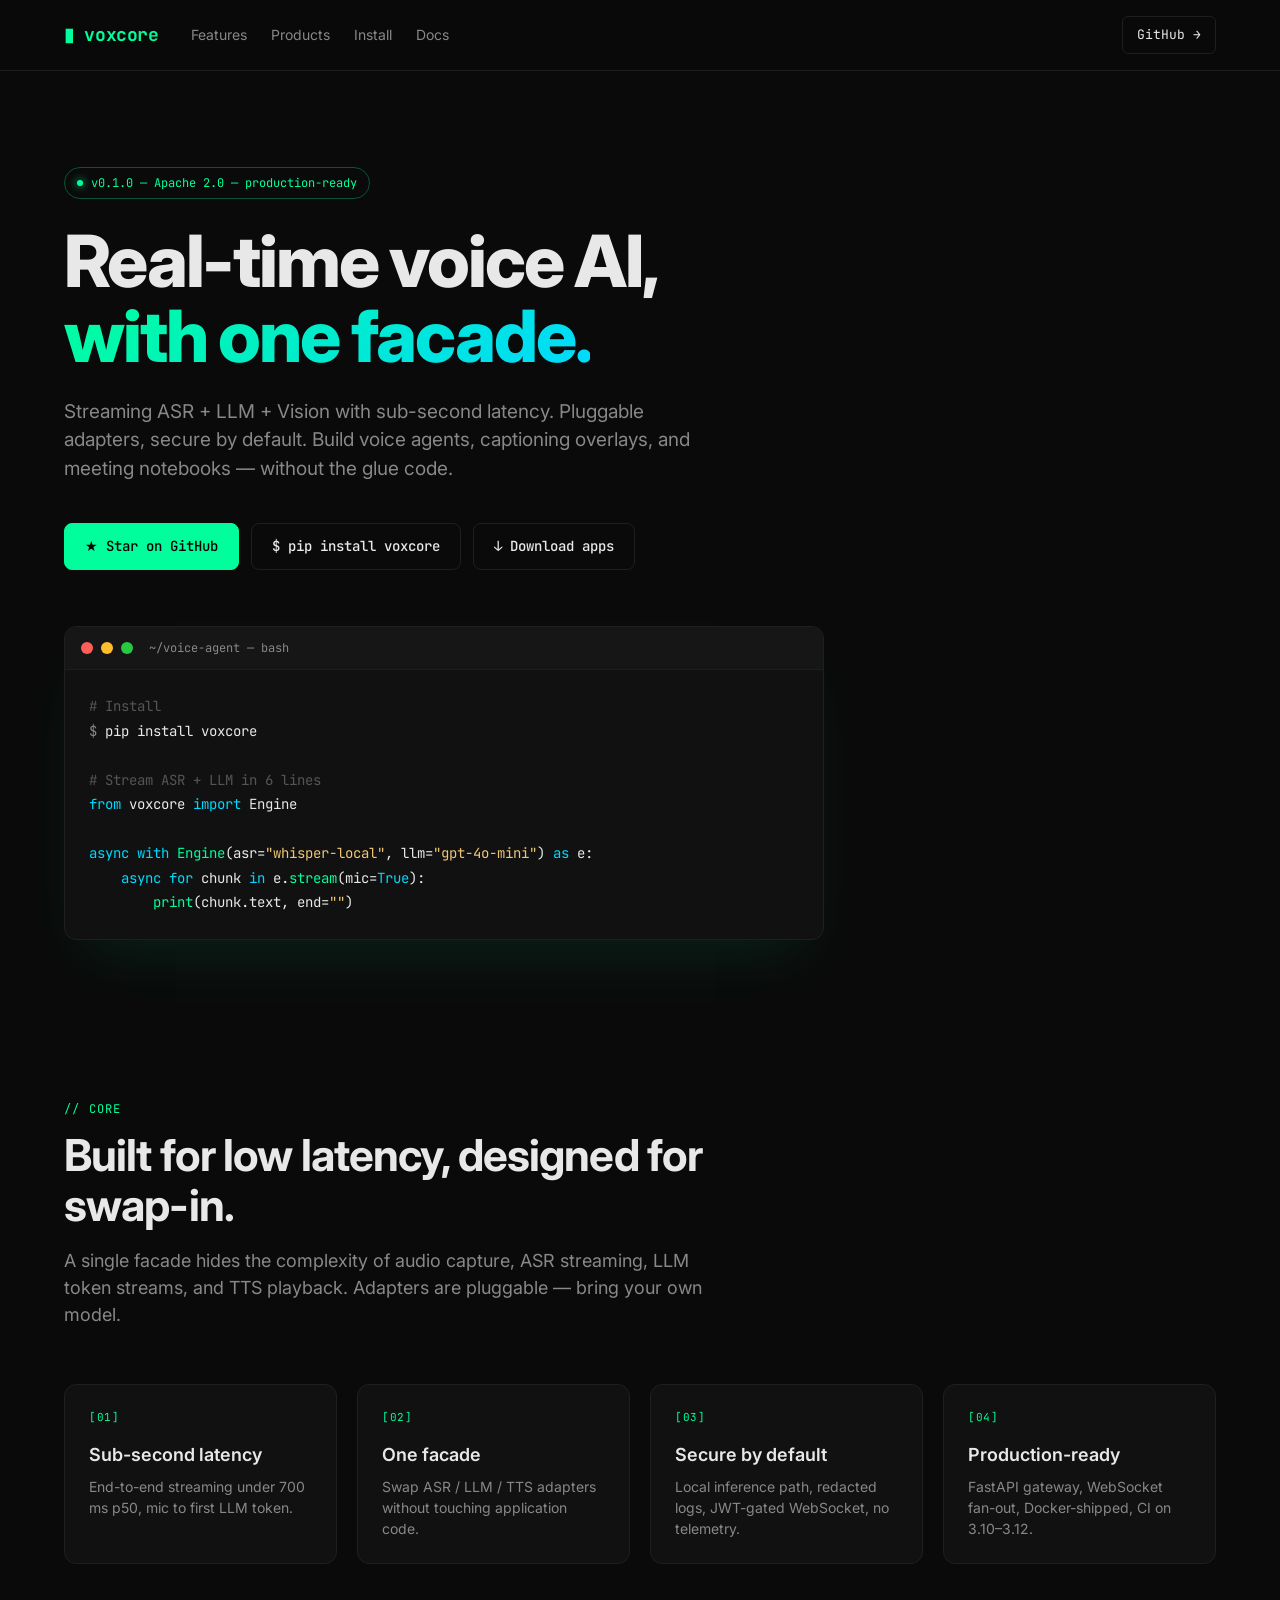
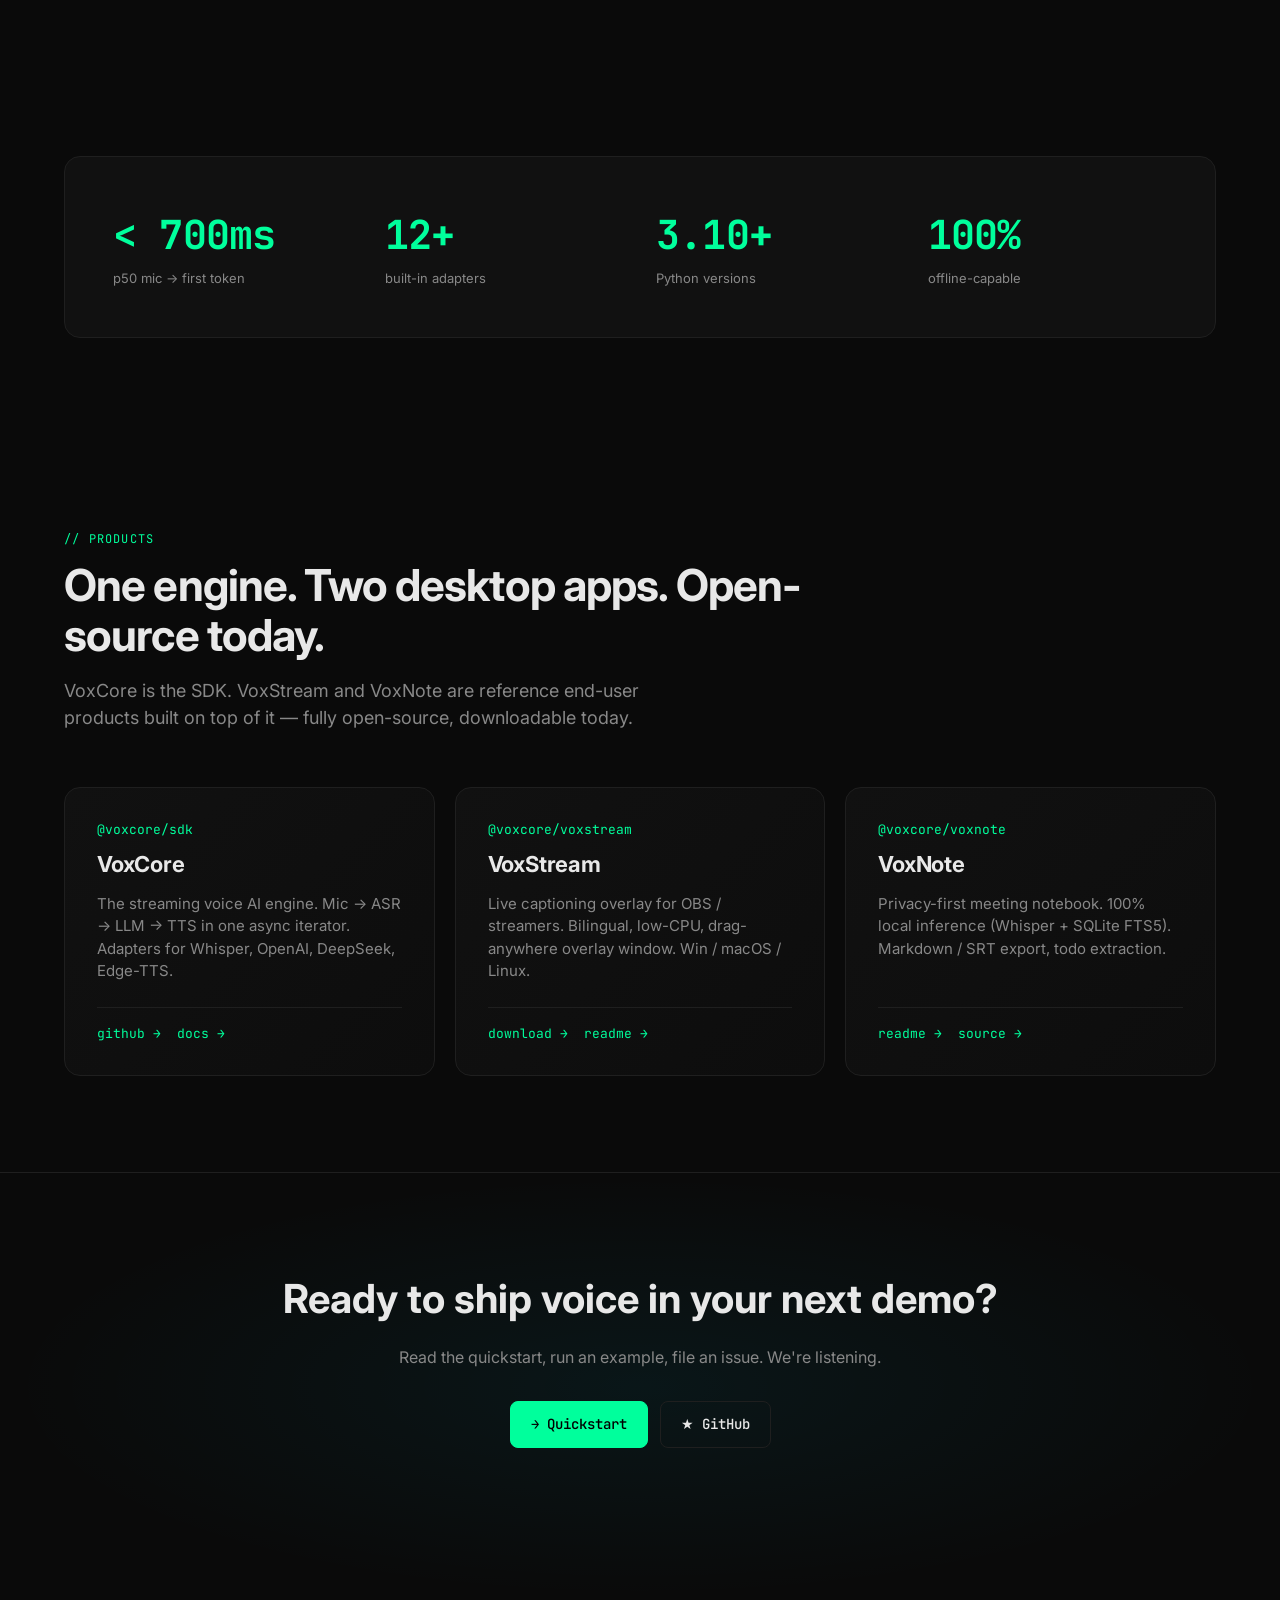
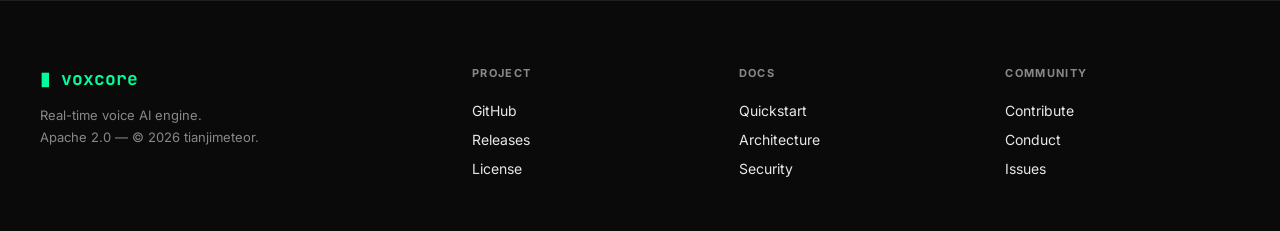
<file: site/index.html>
﻿<!DOCTYPE html>
<html lang="en">
<head>
<meta charset="UTF-8">
<meta name="viewport" content="width=device-width, initial-scale=1.0">
<link rel="icon" href="data:image/svg+xml,<svg xmlns='http://www.w3.org/2000/svg' viewBox='0 0 100 100'><rect fill='%230a0a0a' width='100' height='100' rx='12'/><text x='50' y='68' text-anchor='middle' font-size='50' font-weight='700' fill='%2300ff9c'>V</text></svg>">
<title>VoxCore — Real-time Voice AI Engine</title>
<meta name="description" content="Open real-time voice AI engine — streaming ASR + LLM + Vision with sub-second latency. One facade, pluggable adapters, secure by default.">
<meta property="og:title" content="VoxCore — Real-time Voice AI Engine">
<meta property="og:description" content="Streaming ASR + LLM + Vision, sub-second latency. One facade, pluggable adapters.">
<meta name="theme-color" content="#0a0a0a">
<link href="https://fonts.googleapis.com/css2?family=JetBrains+Mono:wght@400;500;700&family=Inter:wght@400;600;700;800&display=swap" rel="stylesheet">
<style>
:root{--bg:#0a0a0a;--bg2:#111;--fg:#e8e8e8;--dim:#888;--ac:#00ff9c;--ac2:#00d9ff;--bd:#1f1f1f;--m:"JetBrains Mono",monospace;--s:"Inter",system-ui,sans-serif}
*{box-sizing:border-box;margin:0;padding:0}
html,body{background:var(--bg);color:var(--fg);font-family:var(--s);line-height:1.5;-webkit-font-smoothing:antialiased}
a{color:inherit;text-decoration:none}code,pre{font-family:var(--m)}::selection{background:var(--ac);color:#000}
nav{position:sticky;top:0;z-index:50;background:rgba(10,10,10,.85);backdrop-filter:blur(12px);-webkit-backdrop-filter:blur(12px);border-bottom:1px solid var(--bd)}
.nav-inner{max-width:1200px;margin:0 auto;padding:16px 24px;display:flex;align-items:center;gap:32px}
.brand{font-family:var(--m);font-weight:700;font-size:18px;color:var(--ac);letter-spacing:-.02em}
.nav-links{display:flex;gap:24px;flex:1}.nav-links a{font-size:14px;color:var(--dim);transition:color .15s}.nav-links a:hover{color:var(--fg)}
.nav-cta{font-family:var(--m);font-size:13px;padding:8px 14px;border:1px solid var(--bd);border-radius:6px;transition:all .15s}.nav-cta:hover{border-color:var(--ac);color:var(--ac)}
@media(max-width:720px){.nav-links{display:none}}
.hero{max-width:1200px;margin:0 auto;padding:96px 24px 64px;position:relative;overflow:hidden}
.hero::before{content:"";position:absolute;top:-100px;left:50%;transform:translateX(-50%);width:900px;height:700px;pointer-events:none;background:radial-gradient(ellipse at center,rgba(0,255,156,.10),transparent 60%);z-index:-1}
.tag{display:inline-flex;align-items:center;gap:8px;font-family:var(--m);font-size:12px;color:var(--ac);padding:6px 12px;border:1px solid rgba(0,255,156,.3);border-radius:999px;margin-bottom:24px}
.tag::before{content:"";width:6px;height:6px;background:var(--ac);border-radius:50%;box-shadow:0 0 8px var(--ac);animation:pulse 2s ease-in-out infinite}
@keyframes pulse{0%,100%{opacity:1}50%{opacity:.4}}
h1{font-size:clamp(40px,6vw,72px);font-weight:800;line-height:1.05;letter-spacing:-.03em;margin-bottom:24px}
h1 .g{background:linear-gradient(135deg,var(--ac),var(--ac2));-webkit-background-clip:text;background-clip:text;color:transparent}
.sub{font-size:19px;color:var(--dim);max-width:640px;margin-bottom:40px}
.row{display:flex;gap:12px;flex-wrap:wrap;margin-bottom:56px}
.btn{font-family:var(--m);font-size:14px;font-weight:500;padding:12px 20px;border-radius:8px;transition:all .15s;display:inline-flex;align-items:center;gap:8px;border:1px solid var(--bd);cursor:pointer}
.btn-p{background:var(--ac);color:#000;border-color:var(--ac)}.btn-p:hover{background:transparent;color:var(--ac);transform:translateY(-1px)}.btn-g:hover{border-color:var(--fg);transform:translateY(-1px)}
.term{background:var(--bg2);border:1px solid var(--bd);border-radius:12px;overflow:hidden;max-width:760px;box-shadow:0 30px 60px -20px rgba(0,255,156,.1)}
.bar{padding:12px 16px;border-bottom:1px solid var(--bd);display:flex;align-items:center;gap:8px;background:#161616}
.dot{width:12px;height:12px;border-radius:50%}.dr{background:#ff5f56}.dy{background:#ffbd2e}.dg{background:#27c93f}
.tt{font-family:var(--m);font-size:12px;color:var(--dim);margin-left:8px}
.term pre{padding:24px;font-size:14px;line-height:1.75;overflow-x:auto}
.cm{color:#555}.fn{color:var(--ac)}.st{color:#f0c674}.kw{color:var(--ac2)}.op{color:#888}
.sec{max-width:1200px;margin:0 auto;padding:96px 24px}
.st2{font-family:var(--m);font-size:12px;color:var(--ac);margin-bottom:12px;letter-spacing:.1em;text-transform:uppercase}
.sec h2{font-size:clamp(28px,4vw,44px);font-weight:700;letter-spacing:-.02em;margin-bottom:16px;max-width:760px;line-height:1.15}
.ss{color:var(--dim);font-size:18px;max-width:640px;margin-bottom:56px}
.g3{display:grid;grid-template-columns:repeat(3,1fr);gap:20px}.g4{display:grid;grid-template-columns:repeat(4,1fr);gap:20px}
@media(max-width:900px){.g3,.g4{grid-template-columns:1fr 1fr}}@media(max-width:600px){.g3,.g4{grid-template-columns:1fr}}
.card{background:var(--bg2);border:1px solid var(--bd);border-radius:12px;padding:24px;transition:all .2s}.card:hover{border-color:var(--ac);transform:translateY(-2px)}
.ci{font-family:var(--m);font-size:11px;color:var(--ac);margin-bottom:16px;letter-spacing:.05em}
.card h3{font-size:18px;font-weight:600;margin-bottom:8px}.card p{color:var(--dim);font-size:14px}
.prod{background:linear-gradient(135deg,var(--bg2),#0d0d0d);border:1px solid var(--bd);border-radius:16px;padding:32px;transition:all .2s;display:flex;flex-direction:column}
.prod:hover{border-color:var(--ac);transform:translateY(-2px)}
.pn{font-family:var(--m);font-size:13px;color:var(--ac);margin-bottom:8px}
.prod h3{font-size:22px;font-weight:700;margin-bottom:12px;letter-spacing:-.01em}
.prod p{color:var(--dim);margin-bottom:24px;font-size:15px;flex:1}
.pl{display:flex;gap:16px;flex-wrap:wrap;padding-top:16px;border-top:1px solid var(--bd)}
.pl a{font-family:var(--m);font-size:13px;color:var(--ac);transition:opacity .15s}.pl a:hover{opacity:.7}
.stats{display:grid;grid-template-columns:repeat(4,1fr);gap:32px;padding:48px;background:var(--bg2);border:1px solid var(--bd);border-radius:16px}
@media(max-width:700px){.stats{grid-template-columns:1fr 1fr;gap:24px;padding:32px}}
.sn{font-family:var(--m);font-size:clamp(28px,4vw,40px);font-weight:700;color:var(--ac);letter-spacing:-.02em}.sl{color:var(--dim);font-size:13px;margin-top:4px}
.cta{text-align:center;padding:96px 24px;border-top:1px solid var(--bd);border-bottom:1px solid var(--bd);background:radial-gradient(ellipse at center,rgba(0,217,255,.06),transparent 70%)}
.cta h2{font-size:clamp(28px,4vw,40px);margin-bottom:16px}.cta p{color:var(--dim);margin-bottom:32px}
footer{padding:64px 24px 48px}
.fi{max-width:1200px;margin:0 auto;display:grid;grid-template-columns:1.5fr 3fr;gap:48px}@media(max-width:720px){.fi{grid-template-columns:1fr}}
.fb{font-family:var(--m);color:var(--ac);font-weight:700;font-size:18px}
.fm{font-size:13px;color:var(--dim);margin-top:12px;line-height:1.7}
.fc{display:grid;grid-template-columns:repeat(3,1fr);gap:32px}@media(max-width:600px){.fc{grid-template-columns:1fr 1fr}}
.fc h4{font-size:11px;text-transform:uppercase;letter-spacing:.12em;color:var(--dim);margin-bottom:14px}
.fc a{display:block;font-size:14px;padding:4px 0;color:var(--fg);transition:color .15s}.fc a:hover{color:var(--ac)}
</style>
</head>
<body>
<nav><div class="nav-inner"><a href="#" class="brand">▮ voxcore</a><div class="nav-links"><a href="#features">Features</a><a href="#products">Products</a><a href="#install">Install</a><a href="https://github.com/tianjimeteor/VoxCore/tree/main/docs">Docs</a></div><a href="https://github.com/tianjimeteor/VoxCore" class="nav-cta">GitHub →</a></div></nav>
<section class="hero">
<span class="tag">v0.1.0 — Apache 2.0 — production-ready</span>
<h1>Real-time voice AI,<br><span class="g">with one facade.</span></h1>
<p class="sub">Streaming ASR + LLM + Vision with sub-second latency. Pluggable adapters, secure by default. Build voice agents, captioning overlays, and meeting notebooks — without the glue code.</p>
<div class="row">
<a href="https://github.com/tianjimeteor/VoxCore" class="btn btn-p">★ Star on GitHub</a>
<a href="#install" class="btn btn-g">$ pip install voxcore</a>
<a href="https://github.com/tianjimeteor/VoxCore/releases/tag/voxstream-v0.1.0" class="btn btn-g">↓ Download apps</a>
</div>
<div class="term" id="install">
<div class="bar"><span class="dot dr"></span><span class="dot dy"></span><span class="dot dg"></span><span class="tt">~/voice-agent — bash</span></div>
<pre><span class="cm"># Install</span>
<span class="op">$</span> pip install voxcore

<span class="cm"># Stream ASR + LLM in 6 lines</span>
<span class="kw">from</span> voxcore <span class="kw">import</span> Engine

<span class="kw">async with</span> <span class="fn">Engine</span>(asr=<span class="st">"whisper-local"</span>, llm=<span class="st">"gpt-4o-mini"</span>) <span class="kw">as</span> e:
    <span class="kw">async for</span> chunk <span class="kw">in</span> e.<span class="fn">stream</span>(mic=<span class="kw">True</span>):
        <span class="fn">print</span>(chunk.text, end=<span class="st">""</span>)</pre>
</div>
</section>
<section class="sec" id="features">
<div class="st2">// Core</div>
<h2>Built for low latency, designed for swap-in.</h2>
<p class="ss">A single facade hides the complexity of audio capture, ASR streaming, LLM token streams, and TTS playback. Adapters are pluggable — bring your own model.</p>
<div class="g4">
<div class="card"><div class="ci">[01]</div><h3>Sub-second latency</h3><p>End-to-end streaming under 700 ms p50, mic to first LLM token.</p></div>
<div class="card"><div class="ci">[02]</div><h3>One facade</h3><p>Swap ASR / LLM / TTS adapters without touching application code.</p></div>
<div class="card"><div class="ci">[03]</div><h3>Secure by default</h3><p>Local inference path, redacted logs, JWT-gated WebSocket, no telemetry.</p></div>
<div class="card"><div class="ci">[04]</div><h3>Production-ready</h3><p>FastAPI gateway, WebSocket fan-out, Docker-shipped, CI on 3.10–3.12.</p></div>
</div>
</section>
<section class="sec">
<div class="stats">
<div><div class="sn">&lt; 700ms</div><div class="sl">p50 mic → first token</div></div>
<div><div class="sn">12+</div><div class="sl">built-in adapters</div></div>
<div><div class="sn">3.10+</div><div class="sl">Python versions</div></div>
<div><div class="sn">100%</div><div class="sl">offline-capable</div></div>
</div>
</section>
<section class="sec" id="products">
<div class="st2">// Products</div>
<h2>One engine. Two desktop apps. Open-source today.</h2>
<p class="ss">VoxCore is the SDK. VoxStream and VoxNote are reference end-user products built on top of it — fully open-source, downloadable today.</p>
<div class="g3">
<div class="prod"><div class="pn">@voxcore/sdk</div><h3>VoxCore</h3><p>The streaming voice AI engine. Mic → ASR → LLM → TTS in one async iterator. Adapters for Whisper, OpenAI, DeepSeek, Edge-TTS.</p><div class="pl"><a href="https://github.com/tianjimeteor/VoxCore">github →</a><a href="https://github.com/tianjimeteor/VoxCore/tree/main/docs">docs →</a></div></div>
<div class="prod"><div class="pn">@voxcore/voxstream</div><h3>VoxStream</h3><p>Live captioning overlay for OBS / streamers. Bilingual, low-CPU, drag-anywhere overlay window. Win / macOS / Linux.</p><div class="pl"><a href="https://github.com/tianjimeteor/VoxCore/releases/tag/voxstream-v0.1.0">download →</a><a href="https://github.com/tianjimeteor/VoxCore/tree/main/apps/voxstream">readme →</a></div></div>
<div class="prod"><div class="pn">@voxcore/voxnote</div><h3>VoxNote</h3><p>Privacy-first meeting notebook. 100% local inference (Whisper + SQLite FTS5). Markdown / SRT export, todo extraction.</p><div class="pl"><a href="https://github.com/tianjimeteor/VoxCore/tree/main/apps/voxnote">readme →</a><a href="https://github.com/tianjimeteor/VoxCore">source →</a></div></div>
</div>
</section>
<section class="cta">
<h2>Ready to ship voice in your next demo?</h2>
<p>Read the quickstart, run an example, file an issue. We're listening.</p>
<div class="row" style="justify-content:center">
<a href="https://github.com/tianjimeteor/VoxCore/blob/main/docs/quickstart.md" class="btn btn-p">→ Quickstart</a>
<a href="https://github.com/tianjimeteor/VoxCore" class="btn btn-g">★ GitHub</a>
</div>
</section>
<footer><div class="fi"><div><div class="fb">▮ voxcore</div><p class="fm">Real-time voice AI engine.<br>Apache 2.0 — © 2026 tianjimeteor.</p></div><div class="fc"><div><h4>Project</h4><a href="https://github.com/tianjimeteor/VoxCore">GitHub</a><a href="https://github.com/tianjimeteor/VoxCore/releases">Releases</a><a href="https://github.com/tianjimeteor/VoxCore/blob/main/LICENSE">License</a></div><div><h4>Docs</h4><a href="https://github.com/tianjimeteor/VoxCore/blob/main/docs/quickstart.md">Quickstart</a><a href="https://github.com/tianjimeteor/VoxCore/blob/main/docs/architecture.md">Architecture</a><a href="https://github.com/tianjimeteor/VoxCore/blob/main/docs/security.md">Security</a></div><div><h4>Community</h4><a href="https://github.com/tianjimeteor/VoxCore/blob/main/CONTRIBUTING.md">Contribute</a><a href="https://github.com/tianjimeteor/VoxCore/blob/main/CODE_OF_CONDUCT.md">Conduct</a><a href="https://github.com/tianjimeteor/VoxCore/issues">Issues</a></div></div></div></footer>
</body>
</html>
</file>
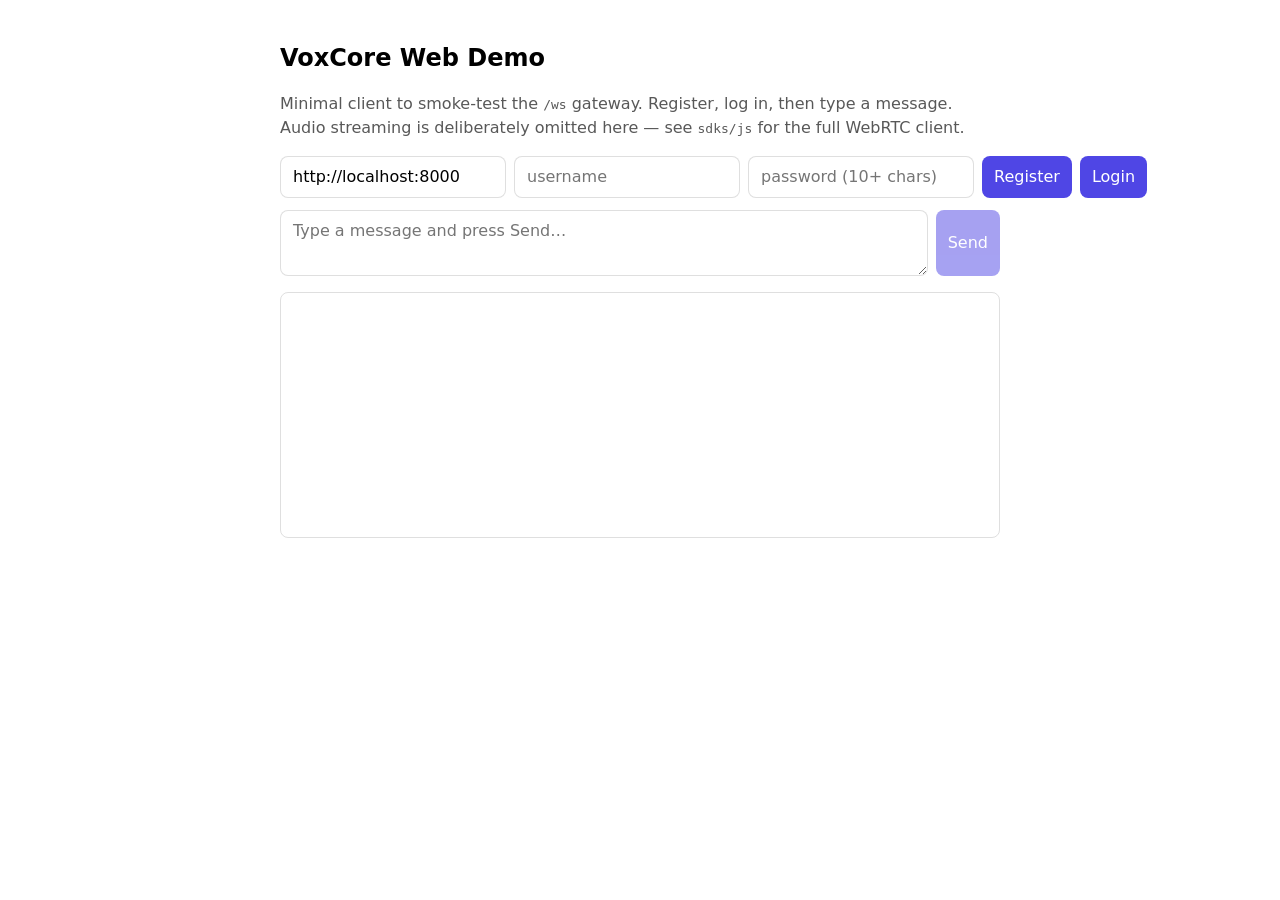
<file: examples/web_demo/index.html>
<!doctype html>
<html lang="en">
  <head>
    <meta charset="utf-8" />
    <title>VoxCore Web Demo</title>
    <meta name="viewport" content="width=device-width,initial-scale=1" />
    <style>
      :root {
        color-scheme: light dark;
        font-family: system-ui, -apple-system, Segoe UI, Roboto, sans-serif;
      }
      body {
        max-width: 720px;
        margin: 40px auto;
        padding: 0 16px;
        line-height: 1.5;
      }
      h1 {
        font-size: 1.5rem;
      }
      .row {
        display: flex;
        gap: 8px;
        margin: 12px 0;
      }
      input,
      button,
      textarea {
        font: inherit;
        padding: 8px 12px;
        border-radius: 8px;
        border: 1px solid #8884;
      }
      input,
      textarea {
        flex: 1;
      }
      button {
        background: #4f46e5;
        color: white;
        border: none;
        cursor: pointer;
      }
      button:disabled {
        opacity: 0.5;
      }
      #log {
        margin-top: 16px;
        border: 1px solid #8884;
        border-radius: 8px;
        padding: 12px;
        min-height: 220px;
        white-space: pre-wrap;
        font-family: ui-monospace, SFMono-Regular, Menlo, monospace;
        font-size: 0.95rem;
      }
      .muted {
        opacity: 0.65;
      }
    </style>
  </head>
  <body>
    <h1>VoxCore Web Demo</h1>
    <p class="muted">
      Minimal client to smoke-test the <code>/ws</code> gateway. Register, log in,
      then type a message. Audio streaming is deliberately omitted here — see
      <code>sdks/js</code> for the full WebRTC client.
    </p>

    <div class="row">
      <input id="api" value="http://localhost:8000" />
      <input id="user" placeholder="username" />
      <input id="pass" type="password" placeholder="password (10+ chars)" />
      <button id="register">Register</button>
      <button id="login">Login</button>
    </div>

    <div class="row">
      <textarea id="msg" rows="2" placeholder="Type a message and press Send…"></textarea>
      <button id="send" disabled>Send</button>
    </div>

    <div id="log"></div>

    <script>
      const $ = (id) => document.getElementById(id);
      const log = (line) => ($("log").textContent += line + "\n");
      let ws = null;
      let token = null;

      async function post(path, body) {
        const r = await fetch($("api").value + path, {
          method: "POST",
          headers: { "Content-Type": "application/json" },
          body: JSON.stringify(body),
        });
        const data = await r.json().catch(() => ({}));
        if (!r.ok) throw new Error(data.detail || r.statusText);
        return data;
      }

      $("register").onclick = async () => {
        try {
          const r = await post("/auth/register", {
            username: $("user").value,
            password: $("pass").value,
          });
          token = r.access_token;
          log("✓ registered");
          connect();
        } catch (e) {
          log("✗ register: " + e.message);
        }
      };

      $("login").onclick = async () => {
        try {
          const r = await post("/auth/login", {
            username: $("user").value,
            password: $("pass").value,
          });
          token = r.access_token;
          log("✓ logged in");
          connect();
        } catch (e) {
          log("✗ login: " + e.message);
        }
      };

      function connect() {
        const url = $("api").value.replace(/^http/, "ws") + "/ws?token=" + token;
        ws = new WebSocket(url);
        ws.onopen = () => {
          log("[ws open]");
          $("send").disabled = false;
        };
        ws.onmessage = (ev) => {
          const m = JSON.parse(ev.data);
          if (m.type === "chunk") {
            $("log").textContent += m.text;
          } else if (m.type === "transcript") {
            log("\n> " + m.text);
          } else if (m.type === "error") {
            log("[error] " + m.detail);
          } else {
            log("[" + m.type + "] " + JSON.stringify(m));
          }
        };
        ws.onclose = () => {
          log("[ws closed]");
          $("send").disabled = true;
        };
      }

      $("send").onclick = () => {
        if (!ws || ws.readyState !== 1) return;
        ws.send(JSON.stringify({ type: "text", text: $("msg").value }));
        $("msg").value = "";
      };
    </script>
  </body>
</html>
</file>
